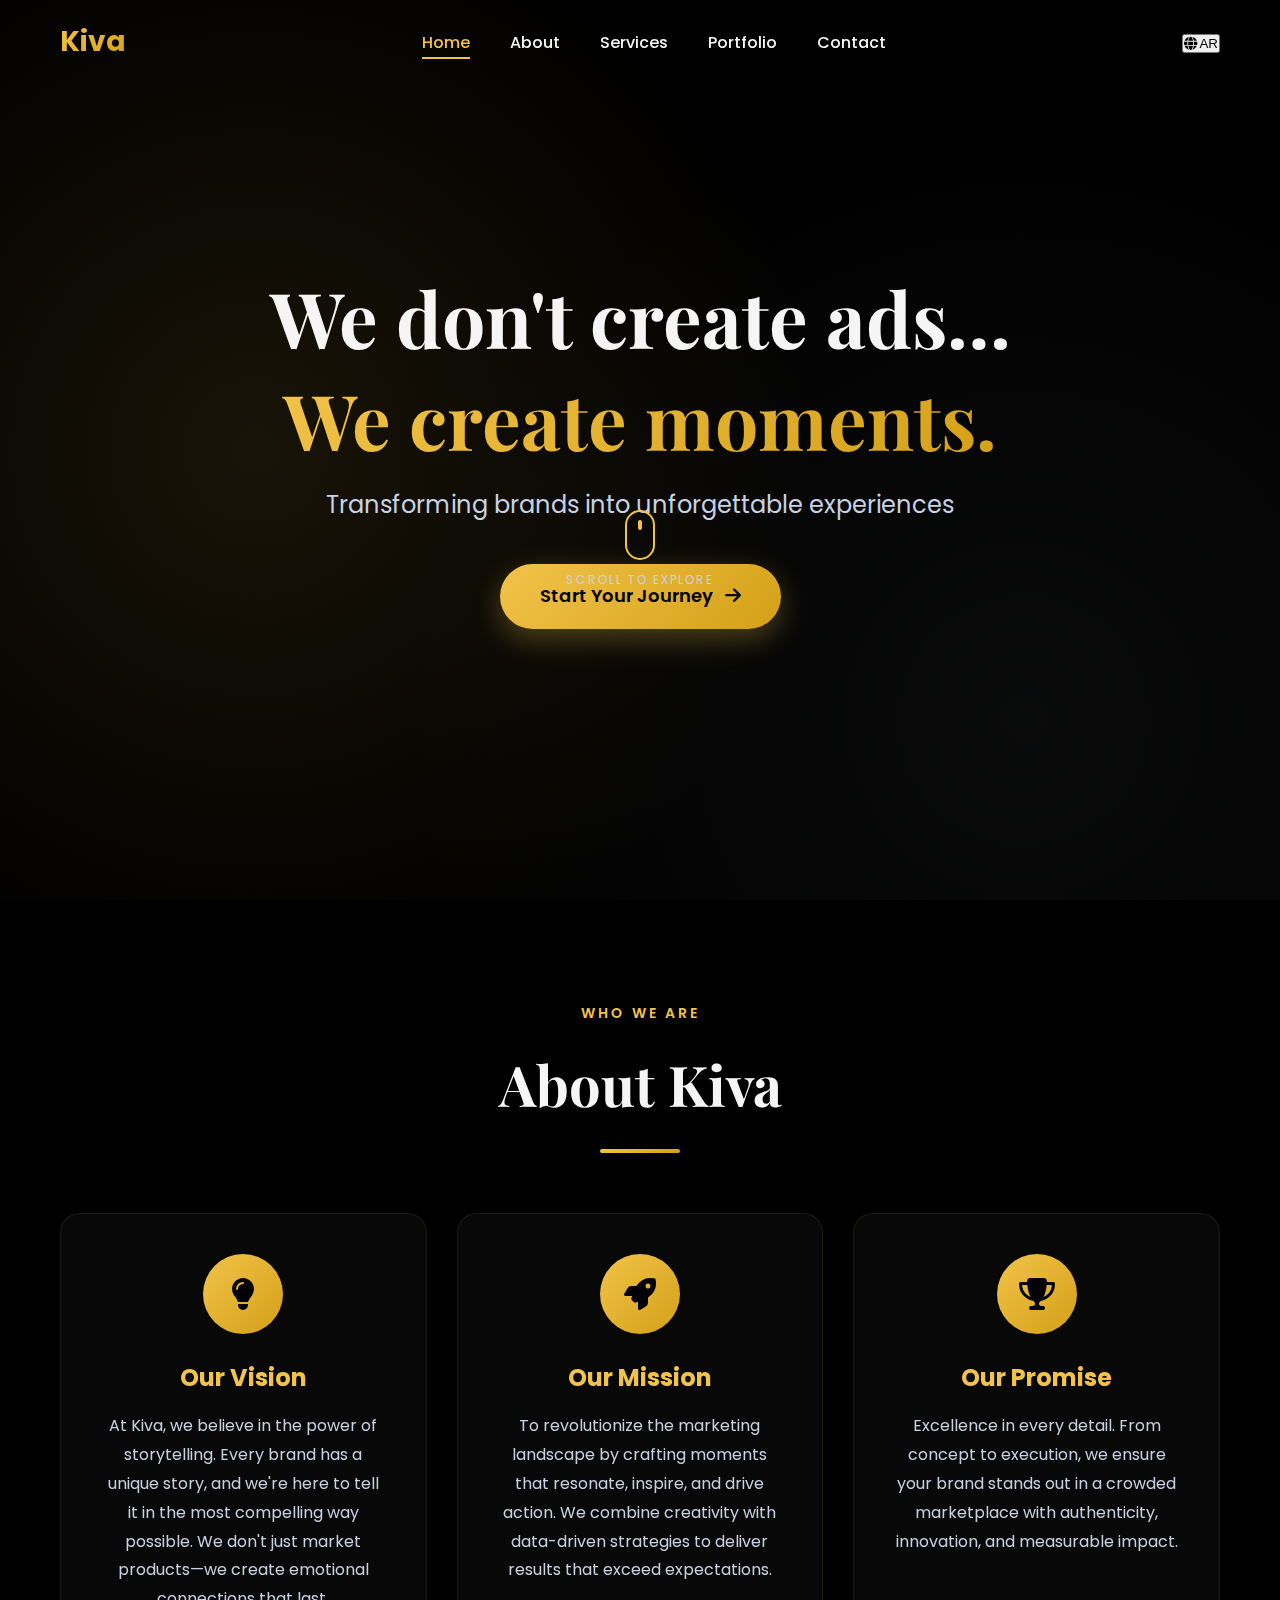
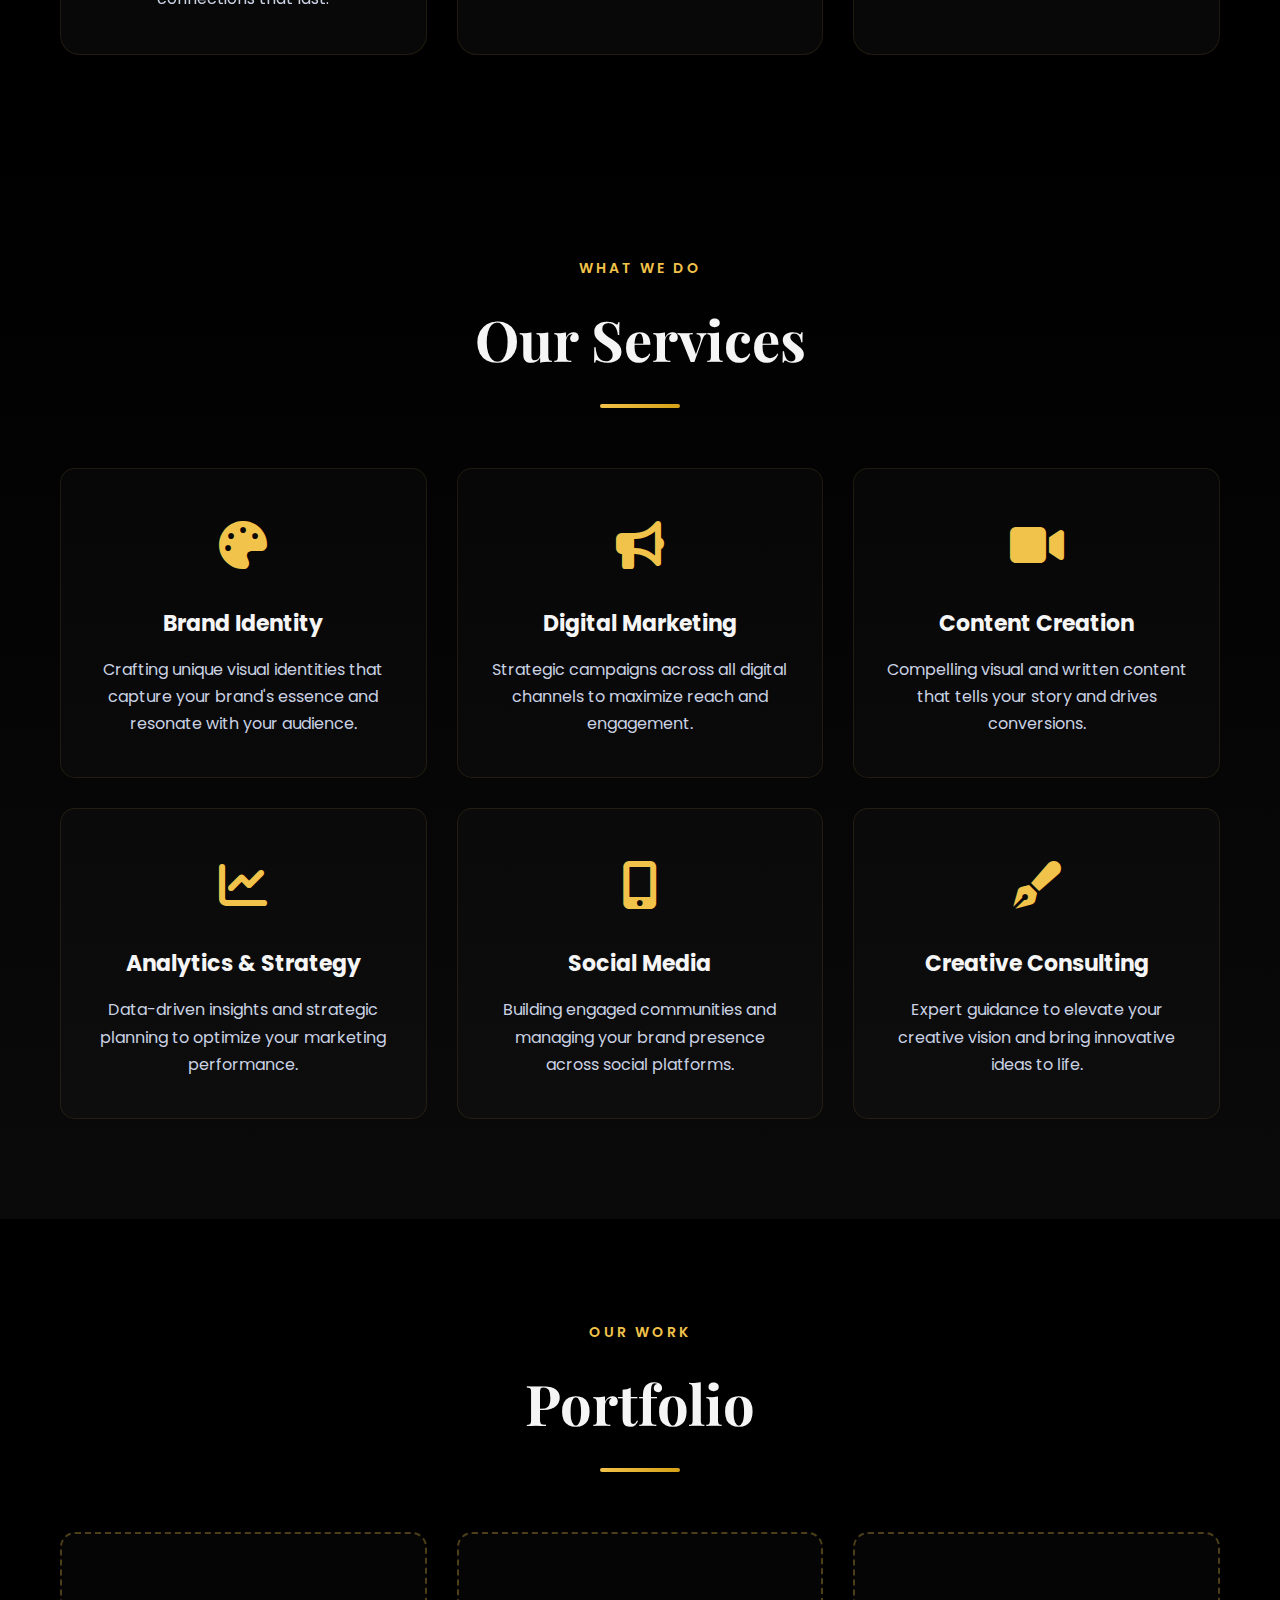
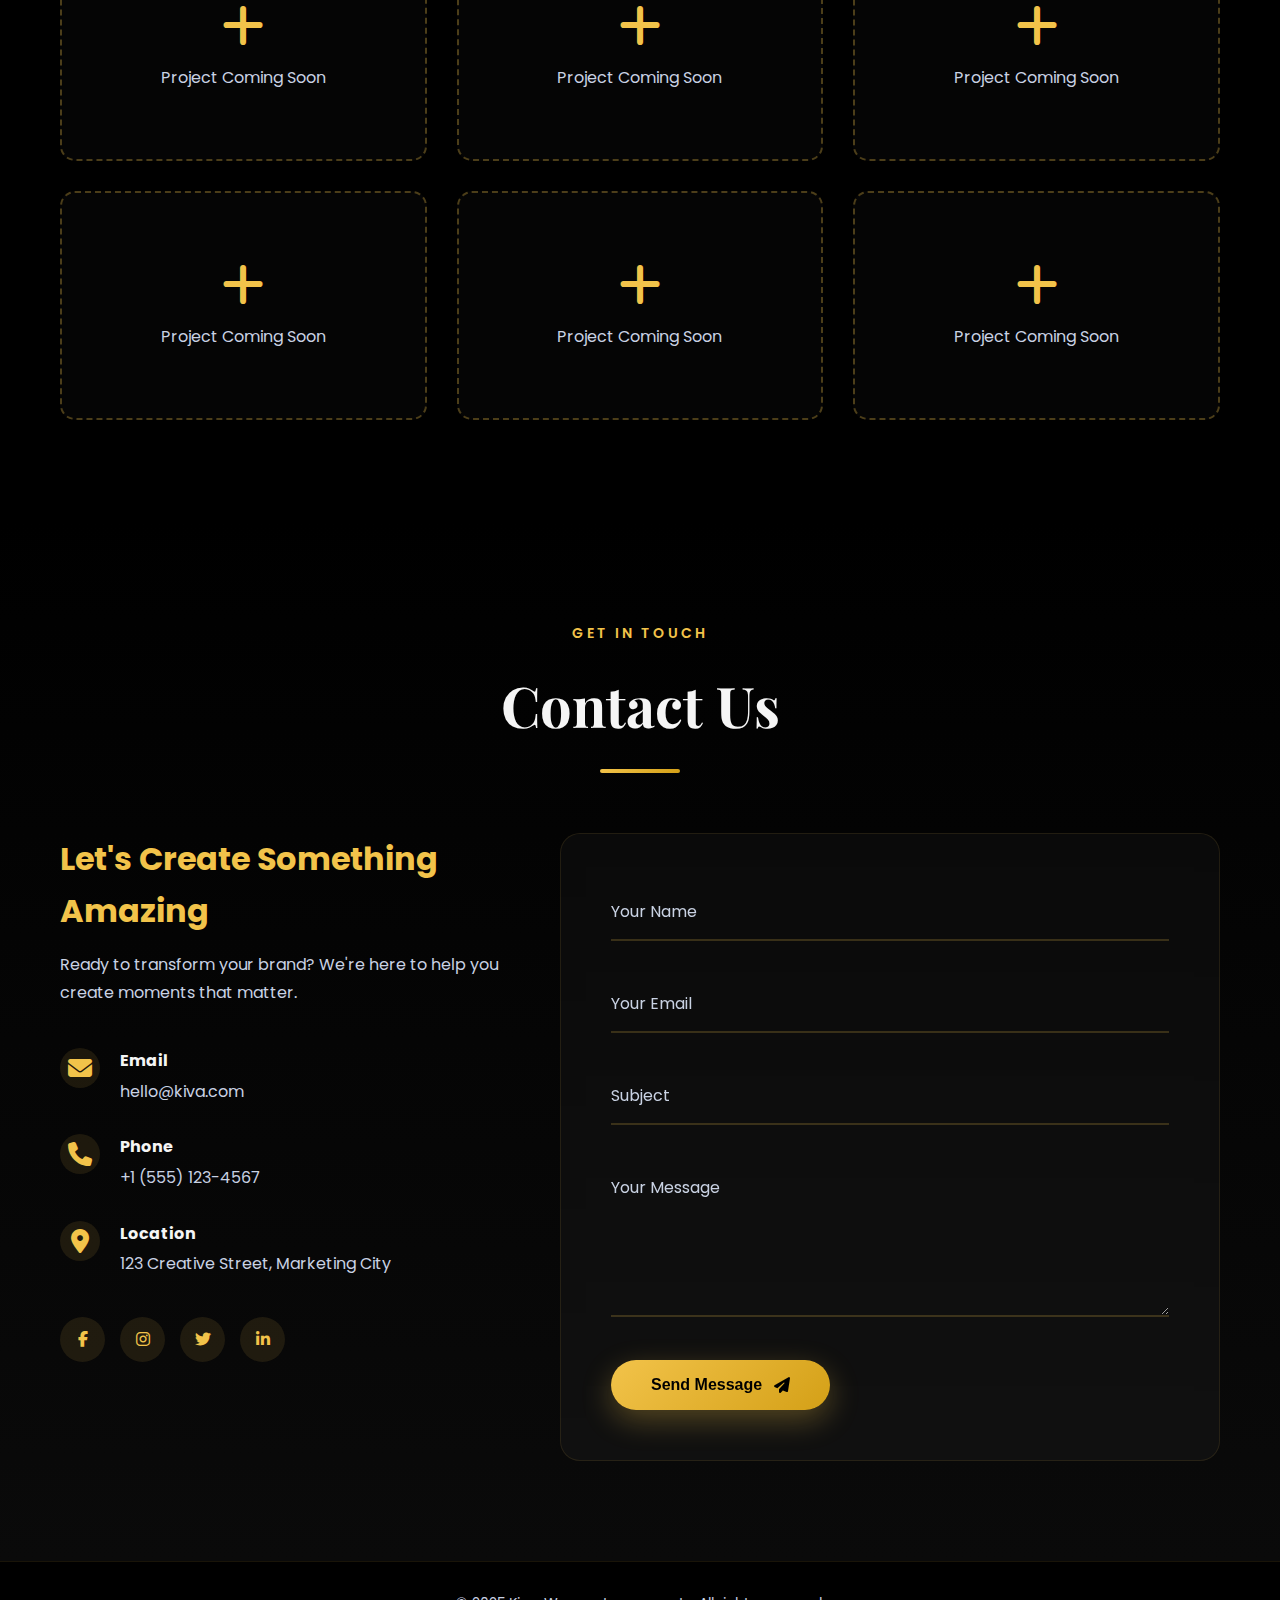
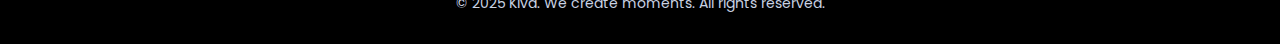
<file: index.html>
<!DOCTYPE html>
<html lang="en">

<head>
    <meta charset="UTF-8">
    <meta name="viewport" content="width=device-width, initial-scale=1.0">
    <meta name="description"
        content="Kiva - We don't create ads… We create moments. Premium marketing company delivering exceptional brand experiences.">
    <meta name="keywords" content="marketing, advertising, branding, creative agency, Kiva">
    <title>Kiva - We Create Moments</title>

    <!-- Google Fonts -->
    <link rel="preconnect" href="https://fonts.googleapis.com">
    <link rel="preconnect" href="https://fonts.gstatic.com" crossorigin>
    <link
        href="https://fonts.googleapis.com/css2?family=Poppins:wght@300;400;500;600;700&family=Playfair+Display:wght@400;700&display=swap"
        rel="stylesheet">

    <!-- Font Awesome for Icons -->
    <link rel="stylesheet" href="https://cdnjs.cloudflare.com/ajax/libs/font-awesome/6.4.0/css/all.min.css">

    <!-- Stylesheet -->
    <link rel="stylesheet" href="style.css">
</head>

<body>
    <!-- Navigation -->
    <nav class="navbar" id="navbar">
        <div class="container nav-container">
            <div class="logo">
                <span class="logo-text">Kiva</span>
            </div>
            <ul class="nav-menu" id="navMenu">
                <li><a href="#home" class="nav-link active">Home</a></li>
                <li><a href="#about" class="nav-link">About</a></li>
                <li><a href="#services" class="nav-link">Services</a></li>
                <li><a href="#portfolio" class="nav-link">Portfolio</a></li>
                <li><a href="#contact" class="nav-link">Contact</a></li>
            </ul>
            <div class="language-switcher">
                <button id="langSwitch" class="lang-btn" title="Switch Language">
                    <i class="fas fa-globe"></i>
                    <span id="langText">AR</span>
                </button>
            </div>
            <div class="hamburger" id="hamburger">
                <span></span>
                <span></span>
                <span></span>
            </div>
        </div>
    </nav>

    <!-- Hero Section -->
    <section id="home" class="hero">
        <div class="hero-background"></div>
        <div class="container hero-container">
            <div class="hero-content">
                <h1 class="hero-title">
                    <span class="title-line">We don't create ads…</span>
                    <span class="title-line highlight">We create moments.</span>
                </h1>
                <p class="hero-subtitle">Transforming brands into unforgettable experiences</p>
                <a href="#contact" class="cta-button">
                    <span>Start Your Journey</span>
                    <i class="fas fa-arrow-right"></i>
                </a>
            </div>
            <div class="scroll-indicator">
                <div class="mouse">
                    <div class="wheel"></div>
                </div>
                <p>Scroll to explore</p>
            </div>
        </div>
    </section>

    <!-- About Section -->
    <section id="about" class="about section">
        <div class="container">
            <div class="section-header">
                <span class="section-tag">Who We Are</span>
                <h2 class="section-title">About Kiva</h2>
                <div class="title-underline"></div>
            </div>
            <div class="about-content">
                <div class="about-card glass-card">
                    <div class="card-icon">
                        <i class="fas fa-lightbulb"></i>
                    </div>
                    <h3>Our Vision</h3>
                    <p>At Kiva, we believe in the power of storytelling. Every brand has a unique story, and we're here
                        to tell it in the most compelling way possible. We don't just market products—we create
                        emotional connections that last.</p>
                </div>
                <div class="about-card glass-card">
                    <div class="card-icon">
                        <i class="fas fa-rocket"></i>
                    </div>
                    <h3>Our Mission</h3>
                    <p>To revolutionize the marketing landscape by crafting moments that resonate, inspire, and drive
                        action. We combine creativity with data-driven strategies to deliver results that exceed
                        expectations.</p>
                </div>
                <div class="about-card glass-card">
                    <div class="card-icon">
                        <i class="fas fa-trophy"></i>
                    </div>
                    <h3>Our Promise</h3>
                    <p>Excellence in every detail. From concept to execution, we ensure your brand stands out in a
                        crowded marketplace with authenticity, innovation, and measurable impact.</p>
                </div>
            </div>
        </div>
    </section>

    <!-- Services Section -->
    <section id="services" class="services section">
        <div class="container">
            <div class="section-header">
                <span class="section-tag">What We Do</span>
                <h2 class="section-title">Our Services</h2>
                <div class="title-underline"></div>
            </div>
            <div class="services-grid">
                <div class="service-card">
                    <div class="service-icon">
                        <i class="fas fa-palette"></i>
                    </div>
                    <h3>Brand Identity</h3>
                    <p>Crafting unique visual identities that capture your brand's essence and resonate with your
                        audience.</p>
                    <div class="service-hover-line"></div>
                </div>
                <div class="service-card">
                    <div class="service-icon">
                        <i class="fas fa-bullhorn"></i>
                    </div>
                    <h3>Digital Marketing</h3>
                    <p>Strategic campaigns across all digital channels to maximize reach and engagement.</p>
                    <div class="service-hover-line"></div>
                </div>
                <div class="service-card">
                    <div class="service-icon">
                        <i class="fas fa-video"></i>
                    </div>
                    <h3>Content Creation</h3>
                    <p>Compelling visual and written content that tells your story and drives conversions.</p>
                    <div class="service-hover-line"></div>
                </div>
                <div class="service-card">
                    <div class="service-icon">
                        <i class="fas fa-chart-line"></i>
                    </div>
                    <h3>Analytics & Strategy</h3>
                    <p>Data-driven insights and strategic planning to optimize your marketing performance.</p>
                    <div class="service-hover-line"></div>
                </div>
                <div class="service-card">
                    <div class="service-icon">
                        <i class="fas fa-mobile-alt"></i>
                    </div>
                    <h3>Social Media</h3>
                    <p>Building engaged communities and managing your brand presence across social platforms.</p>
                    <div class="service-hover-line"></div>
                </div>
                <div class="service-card">
                    <div class="service-icon">
                        <i class="fas fa-pen-fancy"></i>
                    </div>
                    <h3>Creative Consulting</h3>
                    <p>Expert guidance to elevate your creative vision and bring innovative ideas to life.</p>
                    <div class="service-hover-line"></div>
                </div>
            </div>
        </div>
    </section>

    <!-- Portfolio Section -->
    <section id="portfolio" class="portfolio section">
        <div class="container">
            <div class="section-header">
                <span class="section-tag">Our Work</span>
                <h2 class="section-title">Portfolio</h2>
                <div class="title-underline"></div>
            </div>
            <div class="portfolio-grid">
                <div class="portfolio-item placeholder">
                    <div class="portfolio-overlay">
                        <i class="fas fa-plus"></i>
                        <p>Project Coming Soon</p>
                    </div>
                </div>
                <div class="portfolio-item placeholder">
                    <div class="portfolio-overlay">
                        <i class="fas fa-plus"></i>
                        <p>Project Coming Soon</p>
                    </div>
                </div>
                <div class="portfolio-item placeholder">
                    <div class="portfolio-overlay">
                        <i class="fas fa-plus"></i>
                        <p>Project Coming Soon</p>
                    </div>
                </div>
                <div class="portfolio-item placeholder">
                    <div class="portfolio-overlay">
                        <i class="fas fa-plus"></i>
                        <p>Project Coming Soon</p>
                    </div>
                </div>
                <div class="portfolio-item placeholder">
                    <div class="portfolio-overlay">
                        <i class="fas fa-plus"></i>
                        <p>Project Coming Soon</p>
                    </div>
                </div>
                <div class="portfolio-item placeholder">
                    <div class="portfolio-overlay">
                        <i class="fas fa-plus"></i>
                        <p>Project Coming Soon</p>
                    </div>
                </div>
            </div>
        </div>
    </section>

    <!-- Contact Section -->
    <section id="contact" class="contact section">
        <div class="container">
            <div class="section-header">
                <span class="section-tag">Get In Touch</span>
                <h2 class="section-title">Contact Us</h2>
                <div class="title-underline"></div>
            </div>
            <div class="contact-content">
                <div class="contact-info">
                    <h3>Let's Create Something Amazing</h3>
                    <p>Ready to transform your brand? We're here to help you create moments that matter.</p>

                    <div class="info-item">
                        <i class="fas fa-envelope"></i>
                        <div>
                            <h4>Email</h4>
                            <p>hello@kiva.com</p>
                        </div>
                    </div>
                    <div class="info-item">
                        <i class="fas fa-phone"></i>
                        <div>
                            <h4>Phone</h4>
                            <p>+1 (555) 123-4567</p>
                        </div>
                    </div>
                    <div class="info-item">
                        <i class="fas fa-map-marker-alt"></i>
                        <div>
                            <h4>Location</h4>
                            <p>123 Creative Street, Marketing City</p>
                        </div>
                    </div>

                    <div class="social-links">
                        <a href="#" class="social-link"><i class="fab fa-facebook-f"></i></a>
                        <a href="#" class="social-link"><i class="fab fa-instagram"></i></a>
                        <a href="#" class="social-link"><i class="fab fa-twitter"></i></a>
                        <a href="#" class="social-link"><i class="fab fa-linkedin-in"></i></a>
                    </div>
                </div>

                <form class="contact-form glass-card" id="contactForm">
                    <div class="form-group">
                        <input type="text" id="name" required>
                        <label for="name">Your Name</label>
                    </div>
                    <div class="form-group">
                        <input type="email" id="email" required>
                        <label for="email">Your Email</label>
                    </div>
                    <div class="form-group">
                        <input type="text" id="subject" required>
                        <label for="subject">Subject</label>
                    </div>
                    <div class="form-group">
                        <textarea id="message" rows="5" required></textarea>
                        <label for="message">Your Message</label>
                    </div>
                    <button type="submit" class="submit-button">
                        <span>Send Message</span>
                        <i class="fas fa-paper-plane"></i>
                    </button>
                </form>
            </div>
        </div>
    </section>

    <!-- Footer -->
    <footer class="footer">
        <div class="container">
            <p>&copy; 2025 Kiva. We create moments. All rights reserved.</p>
        </div>
    </footer>

    <!-- JavaScript -->
    <script src="data.js"></script>
    <script src="script.js"></script>
</body>

</html>
</file>
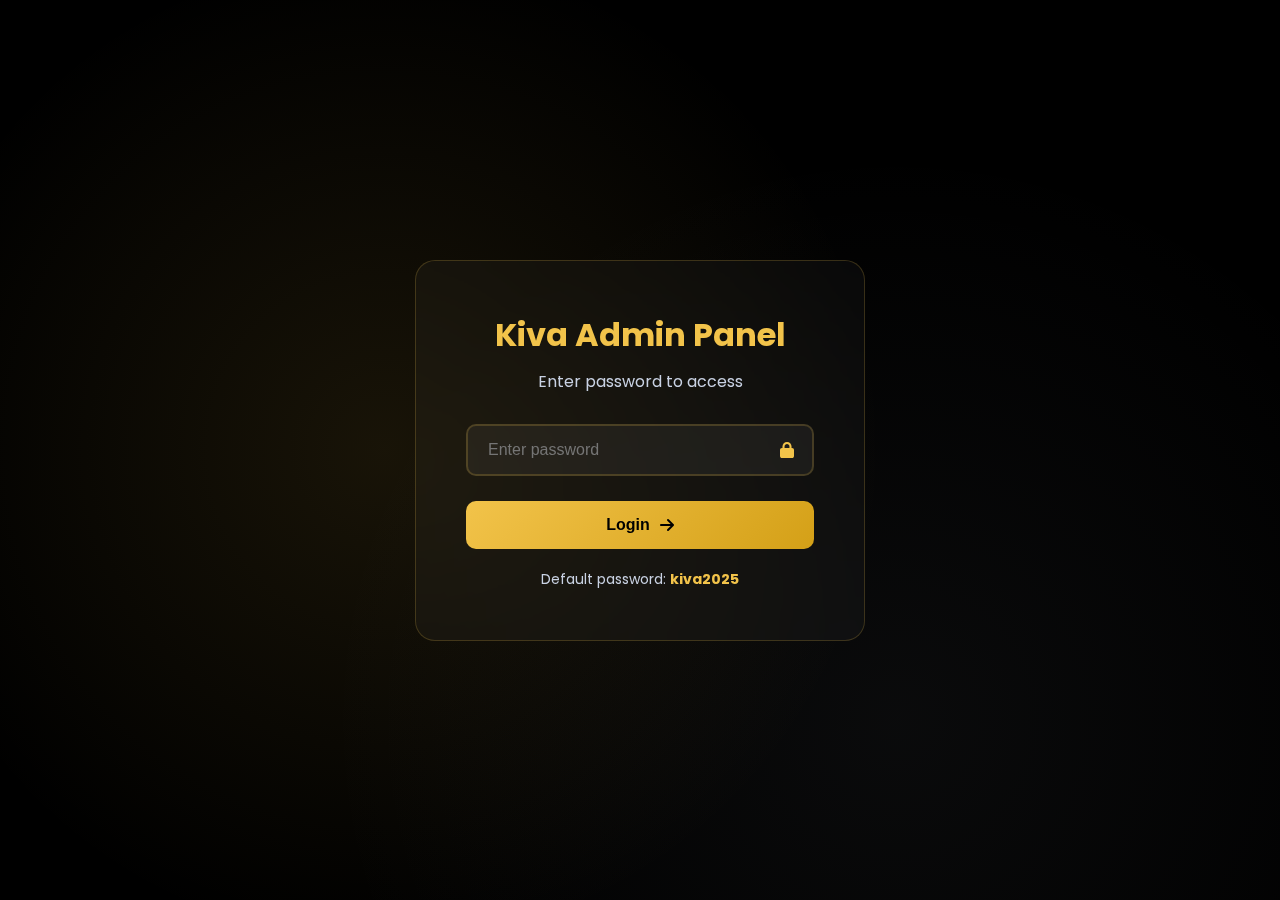
<file: admin.html>
<!DOCTYPE html>
<html lang="en">

<head>
    <meta charset="UTF-8">
    <meta name="viewport" content="width=device-width, initial-scale=1.0">
    <title>Kiva Admin Panel</title>

    <!-- Google Fonts -->
    <link rel="preconnect" href="https://fonts.googleapis.com">
    <link rel="preconnect" href="https://fonts.gstatic.com" crossorigin>
    <link href="https://fonts.googleapis.com/css2?family=Poppins:wght@300;400;500;600;700&display=swap"
        rel="stylesheet">

    <!-- Font Awesome -->
    <link rel="stylesheet" href="https://cdnjs.cloudflare.com/ajax/libs/font-awesome/6.4.0/css/all.min.css">

    <!-- Admin Stylesheet -->
    <link rel="stylesheet" href="admin.css">
</head>

<body>
    <!-- Login Screen -->
    <div id="loginScreen" class="login-screen">
        <div class="login-container">
            <div class="login-header">
                <h1>Kiva Admin Panel</h1>
                <p>Enter password to access</p>
            </div>
            <form id="loginForm" class="login-form">
                <div class="form-group">
                    <input type="password" id="adminPassword" placeholder="Enter password" required>
                    <i class="fas fa-lock"></i>
                </div>
                <button type="submit" class="login-button">
                    <span>Login</span>
                    <i class="fas fa-arrow-right"></i>
                </button>
                <p class="hint">Default password: <strong>kiva2025</strong></p>
            </form>
        </div>
    </div>

    <!-- Admin Panel -->
    <div id="adminPanel" class="admin-panel" style="display: none;">
        <!-- Header -->
        <header class="admin-header">
            <div class="header-left">
                <h1><i class="fas fa-crown"></i> Kiva Admin Panel</h1>
            </div>
            <div class="header-right">
                <button class="header-btn" id="previewBtn" title="Preview Website">
                    <i class="fas fa-eye"></i> Preview
                </button>
                <button class="header-btn" id="saveBtn" title="Save Changes">
                    <i class="fas fa-save"></i> Save
                </button>
                <button class="header-btn" id="logoutBtn" title="Logout">
                    <i class="fas fa-sign-out-alt"></i> Logout
                </button>
            </div>
        </header>

        <!-- Main Content -->
        <div class="admin-content">
            <!-- Sidebar -->
            <aside class="admin-sidebar">
                <div class="language-selector">
                    <label><i class="fas fa-language"></i> Edit Language:</label>
                    <select id="languageSelect">
                        <option value="en">English</option>
                        <option value="ar">العربية (Arabic)</option>
                    </select>
                </div>

                <nav class="sidebar-nav">
                    <button class="nav-btn active" data-section="hero">
                        <i class="fas fa-home"></i> Hero Section
                    </button>
                    <button class="nav-btn" data-section="about">
                        <i class="fas fa-info-circle"></i> About Section
                    </button>
                    <button class="nav-btn" data-section="services">
                        <i class="fas fa-briefcase"></i> Services
                    </button>
                    <button class="nav-btn" data-section="portfolio">
                        <i class="fas fa-images"></i> Portfolio
                    </button>
                    <button class="nav-btn" data-section="contact">
                        <i class="fas fa-envelope"></i> Contact Info
                    </button>
                    <button class="nav-btn" data-section="navbar">
                        <i class="fas fa-bars"></i> Navbar Labels
                    </button>
                    <button class="nav-btn" data-section="settings">
                        <i class="fas fa-cog"></i> Settings
                    </button>
                </nav>
            </aside>

            <!-- Editor Area -->
            <main class="editor-area">
                <!-- Hero Section Editor -->
                <section id="heroEditor" class="editor-section active">
                    <h2><i class="fas fa-home"></i> Hero Section</h2>
                    <p class="section-description">Edit the main hero section slogan and subtitle</p>

                    <div class="form-group">
                        <label>Slogan Line 1</label>
                        <input type="text" id="heroSlogan1" class="form-control" placeholder="We don't create ads…">
                    </div>

                    <div class="form-group">
                        <label>Slogan Line 2 (Highlighted)</label>
                        <input type="text" id="heroSlogan2" class="form-control" placeholder="We create moments.">
                    </div>

                    <div class="form-group">
                        <label>Subtitle</label>
                        <input type="text" id="heroSubtitle" class="form-control"
                            placeholder="Transforming brands into unforgettable experiences">
                    </div>
                </section>

                <!-- About Section Editor -->
                <section id="aboutEditor" class="editor-section">
                    <h2><i class="fas fa-info-circle"></i> About Section</h2>
                    <p class="section-description">Edit section header and the three about cards</p>

                    <div class="form-group">
                        <label>Section Tag</label>
                        <input type="text" id="aboutTag" class="form-control" placeholder="Who We Are">
                    </div>

                    <div class="form-group">
                        <label>Section Title</label>
                        <input type="text" id="aboutTitle" class="form-control" placeholder="About Kiva">
                    </div>

                    <div class="cards-container" id="aboutCards">
                        <!-- Cards will be dynamically loaded -->
                    </div>
                </section>

                <!-- Services Section Editor -->
                <section id="servicesEditor" class="editor-section">
                    <h2><i class="fas fa-briefcase"></i> Services</h2>
                    <p class="section-description">Manage your services - add, edit, or remove</p>

                    <div class="form-group">
                        <label>Section Tag</label>
                        <input type="text" id="servicesTag" class="form-control" placeholder="What We Do">
                    </div>

                    <div class="form-group">
                        <label>Section Title</label>
                        <input type="text" id="servicesTitle" class="form-control" placeholder="Our Services">
                    </div>

                    <button class="add-btn" id="addServiceBtn">
                        <i class="fas fa-plus"></i> Add New Service
                    </button>

                    <div class="items-container" id="servicesContainer">
                        <!-- Services will be dynamically loaded -->
                    </div>
                </section>

                <!-- Portfolio Section Editor -->
                <section id="portfolioEditor" class="editor-section">
                    <h2><i class="fas fa-images"></i> Portfolio</h2>
                    <p class="section-description">Manage portfolio items with images</p>

                    <div class="form-group">
                        <label>Section Tag</label>
                        <input type="text" id="portfolioTag" class="form-control" placeholder="Our Work">
                    </div>

                    <div class="form-group">
                        <label>Section Title</label>
                        <input type="text" id="portfolioTitle" class="form-control" placeholder="Portfolio">
                    </div>

                    <button class="add-btn" id="addPortfolioBtn">
                        <i class="fas fa-plus"></i> Add New Project
                    </button>

                    <div class="items-container" id="portfolioContainer">
                        <!-- Portfolio items will be dynamically loaded -->
                    </div>
                </section>

                <!-- Contact Section Editor -->
                <section id="contactEditor" class="editor-section">
                    <h2><i class="fas fa-envelope"></i> Contact Information</h2>
                    <p class="section-description">Edit contact details and social media links</p>

                    <div class="form-group">
                        <label>Section Tag</label>
                        <input type="text" id="contactTag" class="form-control" placeholder="Get In Touch">
                    </div>

                    <div class="form-group">
                        <label>Section Title</label>
                        <input type="text" id="contactTitle" class="form-control" placeholder="Contact Us">
                    </div>

                    <div class="form-group">
                        <label>Heading</label>
                        <input type="text" id="contactHeading" class="form-control"
                            placeholder="Let's Create Something Amazing">
                    </div>

                    <div class="form-group">
                        <label>Description</label>
                        <textarea id="contactDescription" class="form-control" rows="3"
                            placeholder="Ready to transform your brand?"></textarea>
                    </div>

                    <div class="form-row">
                        <div class="form-group">
                            <label><i class="fas fa-envelope"></i> Email</label>
                            <input type="email" id="contactEmail" class="form-control" placeholder="hello@kiva.com">
                        </div>

                        <div class="form-group">
                            <label><i class="fas fa-phone"></i> Phone</label>
                            <input type="text" id="contactPhone" class="form-control" placeholder="+1 (555) 123-4567">
                        </div>
                    </div>

                    <div class="form-group">
                        <label><i class="fas fa-map-marker-alt"></i> Location</label>
                        <input type="text" id="contactLocation" class="form-control"
                            placeholder="123 Creative Street, Marketing City">
                    </div>

                    <h3>Social Media Links</h3>
                    <div class="form-row">
                        <div class="form-group">
                            <label><i class="fab fa-facebook"></i> Facebook</label>
                            <input type="url" id="socialFacebook" class="form-control" placeholder="https://...">
                        </div>

                        <div class="form-group">
                            <label><i class="fab fa-instagram"></i> Instagram</label>
                            <input type="url" id="socialInstagram" class="form-control" placeholder="https://...">
                        </div>
                    </div>

                    <div class="form-row">
                        <div class="form-group">
                            <label><i class="fab fa-twitter"></i> Twitter</label>
                            <input type="url" id="socialTwitter" class="form-control" placeholder="https://...">
                        </div>

                        <div class="form-group">
                            <label><i class="fab fa-linkedin"></i> LinkedIn</label>
                            <input type="url" id="socialLinkedin" class="form-control" placeholder="https://...">
                        </div>
                    </div>
                </section>

                <!-- Navbar Editor -->
                <section id="navbarEditor" class="editor-section">
                    <h2><i class="fas fa-bars"></i> Navbar Labels</h2>
                    <p class="section-description">Edit navigation menu labels</p>

                    <div class="form-group">
                        <label>Home</label>
                        <input type="text" id="navHome" class="form-control" placeholder="Home">
                    </div>

                    <div class="form-group">
                        <label>About</label>
                        <input type="text" id="navAbout" class="form-control" placeholder="About">
                    </div>

                    <div class="form-group">
                        <label>Services</label>
                        <input type="text" id="navServices" class="form-control" placeholder="Services">
                    </div>

                    <div class="form-group">
                        <label>Portfolio</label>
                        <input type="text" id="navPortfolio" class="form-control" placeholder="Portfolio">
                    </div>

                    <div class="form-group">
                        <label>Contact</label>
                        <input type="text" id="navContact" class="form-control" placeholder="Contact">
                    </div>
                </section>

                <!-- Settings Section -->
                <section id="settingsEditor" class="editor-section">
                    <h2><i class="fas fa-cog"></i> Settings</h2>
                    <p class="section-description">Manage data and settings</p>

                    <div class="settings-grid">
                        <div class="setting-card">
                            <i class="fas fa-download"></i>
                            <h3>Export Data</h3>
                            <p>Download all website data as JSON file</p>
                            <button class="setting-btn" id="exportBtn">Export</button>
                        </div>

                        <div class="setting-card">
                            <i class="fas fa-upload"></i>
                            <h3>Import Data</h3>
                            <p>Upload and restore data from JSON file</p>
                            <input type="file" id="importFile" accept=".json" style="display: none;">
                            <button class="setting-btn" id="importBtn">Import</button>
                        </div>

                        <div class="setting-card">
                            <i class="fas fa-undo"></i>
                            <h3>Reset Settings</h3>
                            <p>Reset all settings to default values</p>
                            <button class="setting-btn" id="resetBtn">Reset</button>

                            <!-- Notification Toast -->
                            <div id="toast" class="toast"></div>

                            <!-- Scripts -->
                            <script src="data.js"></script>
                            <script src="admin.js"></script>
                        </div>
                    </div>
                </section>
            </main>
        </div>
    </div>
</body>

</html>
</file>
<file: admin.css>
/* ===================================
   Admin Panel Styles
   =================================== */
:root {
    --gold: #F2C34A;
    --blue-gray: #C9D2E3;
    --black: #000000;
    --off-white: #F5F5F5;
    --dark-bg: #0a0a0a;
    --card-bg: rgba(255, 255, 255, 0.03);
    --border-color: rgba(242, 195, 74, 0.2);
    --transition: all 0.3s ease;
}

* {
    margin: 0;
    padding: 0;
    box-sizing: border-box;
}

body {
    font-family: 'Poppins', sans-serif;
    background: var(--black);
    color: var(--off-white);
    overflow-x: hidden;
}

/* ===================================
   Login Screen
   =================================== */
.login-screen {
    min-height: 100vh;
    display: flex;
    align-items: center;
    justify-content: center;
    background: radial-gradient(circle at 30% 50%, rgba(242, 195, 74, 0.1) 0%, transparent 50%),
        radial-gradient(circle at 70% 80%, rgba(201, 210, 227, 0.05) 0%, transparent 50%),
        var(--black);
}

.login-container {
    background: var(--card-bg);
    backdrop-filter: blur(10px);
    border: 1px solid var(--border-color);
    border-radius: 20px;
    padding: 50px;
    width: 100%;
    max-width: 450px;
    text-align: center;
}

.login-header h1 {
    font-size: 32px;
    color: var(--gold);
    margin-bottom: 10px;
}

.login-header p {
    color: var(--blue-gray);
    margin-bottom: 30px;
}

.login-form .form-group {
    position: relative;
    margin-bottom: 25px;
}

.login-form input {
    width: 100%;
    padding: 15px 50px 15px 20px;
    background: rgba(255, 255, 255, 0.05);
    border: 2px solid var(--border-color);
    border-radius: 10px;
    color: var(--off-white);
    font-size: 16px;
    transition: var(--transition);
}

.login-form input:focus {
    outline: none;
    border-color: var(--gold);
}

.login-form .fa-lock {
    position: absolute;
    right: 20px;
    top: 50%;
    transform: translateY(-50%);
    color: var(--gold);
}

.login-button {
    width: 100%;
    padding: 15px;
    background: linear-gradient(135deg, #F2C34A 0%, #D4A017 100%);
    border: none;
    border-radius: 10px;
    color: var(--black);
    font-size: 16px;
    font-weight: 600;
    cursor: pointer;
    display: flex;
    align-items: center;
    justify-content: center;
    gap: 10px;
    transition: var(--transition);
}

.login-button:hover {
    transform: translateY(-2px);
    box-shadow: 0 10px 30px rgba(242, 195, 74, 0.4);
}

.hint {
    margin-top: 20px;
    font-size: 14px;
    color: var(--blue-gray);
}

.hint strong {
    color: var(--gold);
}

/* ===================================
   Admin Panel Layout
   =================================== */
.admin-panel {
    min-height: 100vh;
    display: flex;
    flex-direction: column;
}

.admin-header {
    background: var(--dark-bg);
    border-bottom: 1px solid var(--border-color);
    padding: 20px 30px;
    display: flex;
    justify-content: space-between;
    align-items: center;
    position: sticky;
    top: 0;
    z-index: 100;
}

.admin-header h1 {
    font-size: 24px;
    color: var(--gold);
    display: flex;
    align-items: center;
    gap: 10px;
}

.header-right {
    display: flex;
    gap: 10px;
}

.header-btn {
    padding: 10px 20px;
    background: var(--card-bg);
    border: 1px solid var(--border-color);
    border-radius: 8px;
    color: var(--off-white);
    cursor: pointer;
    display: flex;
    align-items: center;
    gap: 8px;
    transition: var(--transition);
    font-size: 14px;
}

.header-btn:hover {
    background: rgba(242, 195, 74, 0.1);
    border-color: var(--gold);
    color: var(--gold);
}

/* ===================================
   Content Layout
   =================================== */
.admin-content {
    display: flex;
    flex: 1;
}

.admin-sidebar {
    width: 280px;
    background: var(--dark-bg);
    border-right: 1px solid var(--border-color);
    padding: 30px 20px;
    overflow-y: auto;
}

.language-selector {
    margin-bottom: 30px;
    padding: 20px;
    background: var(--card-bg);
    border: 1px solid var(--border-color);
    border-radius: 10px;
}

.language-selector label {
    display: block;
    margin-bottom: 10px;
    color: var(--gold);
    font-size: 14px;
    font-weight: 600;
}

.language-selector select {
    width: 100%;
    padding: 10px;
    background: rgba(255, 255, 255, 0.05);
    border: 1px solid var(--border-color);
    border-radius: 8px;
    color: var(--off-white);
    cursor: pointer;
}

.sidebar-nav {
    display: flex;
    flex-direction: column;
    gap: 8px;
}

.nav-btn {
    padding: 15px 20px;
    background: transparent;
    border: 1px solid transparent;
    border-radius: 10px;
    color: var(--blue-gray);
    text-align: left;
    cursor: pointer;
    display: flex;
    align-items: center;
    gap: 12px;
    transition: var(--transition);
    font-size: 15px;
}

.nav-btn:hover {
    background: var(--card-bg);
    border-color: var(--border-color);
    color: var(--off-white);
}

.nav-btn.active {
    background: rgba(242, 195, 74, 0.1);
    border-color: var(--gold);
    color: var(--gold);
}

.nav-btn i {
    width: 20px;
    text-align: center;
}

/* ===================================
   Editor Area
   =================================== */
.editor-area {
    flex: 1;
    padding: 40px;
    overflow-y: auto;
    max-width: 1200px;
}

.editor-section {
    display: none;
}

.editor-section.active {
    display: block;
    animation: fadeIn 0.3s ease;
}

@keyframes fadeIn {
    from {
        opacity: 0;
        transform: translateY(10px);
    }

    to {
        opacity: 1;
        transform: translateY(0);
    }
}

.editor-section h2 {
    font-size: 28px;
    color: var(--gold);
    margin-bottom: 10px;
    display: flex;
    align-items: center;
    gap: 12px;
}

.section-description {
    color: var(--blue-gray);
    margin-bottom: 30px;
}

/* ===================================
   Form Controls
   =================================== */
.form-group {
    margin-bottom: 25px;
}

.form-group label {
    display: block;
    margin-bottom: 8px;
    color: var(--off-white);
    font-weight: 500;
    font-size: 14px;
}

.form-control {
    width: 100%;
    padding: 12px 15px;
    background: var(--card-bg);
    border: 1px solid var(--border-color);
    border-radius: 8px;
    color: var(--off-white);
    font-size: 15px;
    font-family: 'Poppins', sans-serif;
    transition: var(--transition);
}

.form-control:focus {
    outline: none;
    border-color: var(--gold);
    background: rgba(255, 255, 255, 0.05);
}

textarea.form-control {
    resize: vertical;
    min-height: 100px;
}

.form-row {
    display: grid;
    grid-template-columns: 1fr 1fr;
    gap: 20px;
}

/* ===================================
   Cards and Items
   =================================== */
.cards-container,
.items-container {
    display: flex;
    flex-direction: column;
    gap: 20px;
    margin-top: 20px;
}

.edit-card,
.edit-item {
    background: var(--card-bg);
    border: 1px solid var(--border-color);
    border-radius: 12px;
    padding: 25px;
    position: relative;
}

.edit-card h3,
.edit-item h3 {
    color: var(--gold);
    margin-bottom: 15px;
    font-size: 18px;
}

.card-header {
    display: flex;
    justify-content: space-between;
    align-items: center;
    margin-bottom: 20px;
}

.delete-btn {
    padding: 8px 15px;
    background: rgba(220, 53, 69, 0.2);
    border: 1px solid rgba(220, 53, 69, 0.5);
    border-radius: 6px;
    color: #ff6b6b;
    cursor: pointer;
    font-size: 13px;
    transition: var(--transition);
}

.delete-btn:hover {
    background: rgba(220, 53, 69, 0.3);
    border-color: #ff6b6b;
}

.add-btn {
    padding: 15px 30px;
    background: linear-gradient(135deg, #F2C34A 0%, #D4A017 100%);
    border: none;
    border-radius: 10px;
    color: var(--black);
    font-weight: 600;
    cursor: pointer;
    display: inline-flex;
    align-items: center;
    gap: 10px;
    margin-bottom: 20px;
    transition: var(--transition);
}

.add-btn:hover {
    transform: translateY(-2px);
    box-shadow: 0 10px 30px rgba(242, 195, 74, 0.4);
}

/* ===================================
   Icon Selector
   =================================== */
.icon-selector {
    display: flex;
    gap: 10px;
    align-items: center;
}

.icon-preview {
    width: 50px;
    height: 50px;
    background: rgba(242, 195, 74, 0.1);
    border: 1px solid var(--gold);
    border-radius: 8px;
    display: flex;
    align-items: center;
    justify-content: center;
    font-size: 24px;
    color: var(--gold);
}

/* ===================================
   Image Upload
   =================================== */
.image-upload {
    margin-bottom: 20px;
}

.image-preview {
    width: 100%;
    max-width: 400px;
    height: 250px;
    background: var(--card-bg);
    border: 2px dashed var(--border-color);
    border-radius: 12px;
    display: flex;
    align-items: center;
    justify-content: center;
    margin-bottom: 15px;
    overflow: hidden;
    position: relative;
}

.image-preview img {
    width: 100%;
    height: 100%;
    object-fit: cover;
}

.image-placeholder {
    text-align: center;
    color: var(--blue-gray);
}

.image-placeholder i {
    font-size: 48px;
    color: var(--gold);
    margin-bottom: 10px;
}

.upload-btn {
    padding: 10px 20px;
    background: var(--card-bg);
    border: 1px solid var(--border-color);
    border-radius: 8px;
    color: var(--off-white);
    cursor: pointer;
    transition: var(--transition);
}

.upload-btn:hover {
    border-color: var(--gold);
    color: var(--gold);
}

/* ===================================
   Settings Grid
   =================================== */
.settings-grid {
    display: grid;
    grid-template-columns: repeat(auto-fit, minmax(250px, 1fr));
    gap: 20px;
    margin-top: 30px;
}

.setting-card {
    background: var(--card-bg);
    border: 1px solid var(--border-color);
    border-radius: 12px;
    padding: 30px;
    text-align: center;
}

.setting-card i {
    font-size: 48px;
    color: var(--gold);
    margin-bottom: 15px;
}

.setting-card h3 {
    font-size: 18px;
    margin-bottom: 10px;
    color: var(--off-white);
}

.setting-card p {
    font-size: 14px;
    color: var(--blue-gray);
    margin-bottom: 20px;
}

.setting-btn {
    padding: 12px 30px;
    background: var(--card-bg);
    border: 1px solid var(--border-color);
    border-radius: 8px;
    color: var(--off-white);
    cursor: pointer;
    transition: var(--transition);
    font-weight: 500;
}

.setting-btn:hover {
    background: rgba(242, 195, 74, 0.1);
    border-color: var(--gold);
    color: var(--gold);
}

.setting-btn.danger {
    border-color: rgba(220, 53, 69, 0.5);
    color: #ff6b6b;
}

.setting-btn.danger:hover {
    background: rgba(220, 53, 69, 0.1);
    border-color: #ff6b6b;
}

/* ===================================
   Toast Notification
   =================================== */
.toast {
    position: fixed;
    bottom: 30px;
    right: 30px;
    padding: 20px 30px;
    background: var(--card-bg);
    backdrop-filter: blur(10px);
    border: 1px solid var(--border-color);
    border-radius: 12px;
    color: var(--off-white);
    font-weight: 500;
    transform: translateX(400px);
    transition: transform 0.3s ease;
    z-index: 1000;
    box-shadow: 0 10px 30px rgba(0, 0, 0, 0.5);
}

.toast.show {
    transform: translateX(0);
}

.toast.success {
    border-color: var(--gold);
    background: rgba(242, 195, 74, 0.1);
}

.toast.error {
    border-color: #ff6b6b;
    background: rgba(220, 53, 69, 0.1);
}

/* ===================================
   Responsive Design
   =================================== */
@media (max-width: 968px) {
    .admin-content {
        flex-direction: column;
    }

    .admin-sidebar {
        width: 100%;
        border-right: none;
        border-bottom: 1px solid var(--border-color);
    }

    .editor-area {
        padding: 20px;
    }

    .form-row {
        grid-template-columns: 1fr;
    }

    .header-btn span {
        display: none;
    }
}

@media (max-width: 768px) {
    .admin-header {
        padding: 15px 20px;
    }

    .admin-header h1 {
        font-size: 18px;
    }

    .header-btn {
        padding: 8px 12px;
    }

    .settings-grid {
        grid-template-columns: 1fr;
    }
}
</file>
<file: style.css>
/* ===================================
   CSS Variables & Reset
   =================================== */
:root {
    /* Brand Colors */
    --gold: #F2C34A;
    --blue-gray: #C9D2E3;
    --black: #000000;
    --off-white: #F5F5F5;

    /* Gradients */
    --gold-gradient: linear-gradient(135deg, #F2C34A 0%, #D4A017 100%);
    --dark-gradient: linear-gradient(135deg, #000000 0%, #1a1a1a 100%);

    /* Spacing */
    --section-padding: 100px 0;
    --container-padding: 0 20px;

    /* Transitions */
    --transition-smooth: all 0.4s cubic-bezier(0.4, 0, 0.2, 1);
    --transition-fast: all 0.2s ease;
}

* {
    margin: 0;
    padding: 0;
    box-sizing: border-box;
}

html {
    scroll-behavior: smooth;
    overflow-x: hidden;
}

body {
    font-family: 'Poppins', sans-serif;
    background: var(--black);
    color: var(--off-white);
    line-height: 1.6;
    overflow-x: hidden;
}

.container {
    max-width: 1200px;
    margin: 0 auto;
    padding: var(--container-padding);
}

.section {
    padding: var(--section-padding);
    position: relative;
}

/* ===================================
   Navigation
   =================================== */
.navbar {
    position: fixed;
    top: 0;
    left: 0;
    width: 100%;
    z-index: 1000;
    transition: var(--transition-smooth);
    padding: 20px 0;
}

.navbar.scrolled {
    background: rgba(0, 0, 0, 0.95);
    backdrop-filter: blur(10px);
    box-shadow: 0 4px 30px rgba(242, 195, 74, 0.1);
    padding: 15px 0;
}

.nav-container {
    display: flex;
    justify-content: space-between;
    align-items: center;
}

.logo {
    display: flex;
    align-items: center;
    gap: 12px;
}

.logo-img {
    height: 50px;
    width: auto;
    transition: var(--transition-smooth);
}

.navbar.scrolled .logo-img {
    height: 40px;
}

.logo-text {
    font-size: 28px;
    font-weight: 700;
    background: var(--gold-gradient);
    -webkit-background-clip: text;
    -webkit-text-fill-color: transparent;
    background-clip: text;
}

.nav-menu {
    display: flex;
    list-style: none;
    gap: 40px;
}

.nav-link {
    color: var(--off-white);
    text-decoration: none;
    font-weight: 500;
    font-size: 16px;
    position: relative;
    transition: var(--transition-smooth);
}

.nav-link::after {
    content: '';
    position: absolute;
    bottom: -5px;
    left: 0;
    width: 0;
    height: 2px;
    background: var(--gold);
    transition: var(--transition-smooth);
}

.nav-link:hover,
.nav-link.active {
    color: var(--gold);
}

.nav-link:hover::after,
.nav-link.active::after {
    width: 100%;
}

.hamburger {
    display: none;
    flex-direction: column;
    gap: 5px;
    cursor: pointer;
}

.hamburger span {
    width: 25px;
    height: 3px;
    background: var(--gold);
    transition: var(--transition-smooth);
    border-radius: 2px;
}

/* ===================================
   Hero Section
   =================================== */
.hero {
    min-height: 100vh;
    display: flex;
    align-items: center;
    justify-content: center;
    position: relative;
    overflow: hidden;
}

.hero-background {
    position: absolute;
    top: 0;
    left: 0;
    width: 100%;
    height: 100%;
    background: radial-gradient(circle at 20% 50%, rgba(242, 195, 74, 0.1) 0%, transparent 50%),
        radial-gradient(circle at 80% 80%, rgba(201, 210, 227, 0.05) 0%, transparent 50%);
    animation: pulse 8s ease-in-out infinite;
}

@keyframes pulse {

    0%,
    100% {
        opacity: 0.5;
    }

    50% {
        opacity: 1;
    }
}

.hero-container {
    position: relative;
    z-index: 1;
    text-align: center;
}

.hero-content {
    animation: fadeInUp 1s ease-out;
}

@keyframes fadeInUp {
    from {
        opacity: 0;
        transform: translateY(30px);
    }

    to {
        opacity: 1;
        transform: translateY(0);
    }
}

.hero-title {
    font-size: clamp(40px, 6vw, 80px);
    font-family: 'Playfair Display', serif;
    font-weight: 700;
    line-height: 1.2;
    margin-bottom: 20px;
    display: flex;
    flex-direction: column;
    gap: 10px;
}

.title-line {
    display: block;
    animation: slideIn 0.8s ease-out backwards;
}

.title-line:nth-child(2) {
    animation-delay: 0.2s;
}

@keyframes slideIn {
    from {
        opacity: 0;
        transform: translateX(-50px);
    }

    to {
        opacity: 1;
        transform: translateX(0);
    }
}

.highlight {
    background: var(--gold-gradient);
    -webkit-background-clip: text;
    -webkit-text-fill-color: transparent;
    background-clip: text;
}

.hero-subtitle {
    font-size: clamp(18px, 2vw, 24px);
    color: var(--blue-gray);
    margin-bottom: 40px;
    animation: fadeIn 1s ease-out 0.4s backwards;
}

@keyframes fadeIn {
    from {
        opacity: 0;
    }

    to {
        opacity: 1;
    }
}

.cta-button {
    display: inline-flex;
    align-items: center;
    gap: 12px;
    padding: 18px 40px;
    background: var(--gold-gradient);
    color: var(--black);
    text-decoration: none;
    font-weight: 600;
    font-size: 18px;
    border-radius: 50px;
    transition: var(--transition-smooth);
    box-shadow: 0 10px 30px rgba(242, 195, 74, 0.3);
    animation: fadeIn 1s ease-out 0.6s backwards;
}

.cta-button:hover {
    transform: translateY(-3px);
    box-shadow: 0 15px 40px rgba(242, 195, 74, 0.5);
}

.cta-button i {
    transition: var(--transition-smooth);
}

.cta-button:hover i {
    transform: translateX(5px);
}

.scroll-indicator {
    position: absolute;
    bottom: 40px;
    left: 50%;
    transform: translateX(-50%);
    text-align: center;
    animation: fadeIn 1s ease-out 1s backwards;
}

.mouse {
    width: 30px;
    height: 50px;
    border: 2px solid var(--gold);
    border-radius: 20px;
    margin: 0 auto 10px;
    position: relative;
}

.wheel {
    width: 4px;
    height: 10px;
    background: var(--gold);
    border-radius: 2px;
    position: absolute;
    top: 8px;
    left: 50%;
    transform: translateX(-50%);
    animation: scroll 2s infinite;
}

@keyframes scroll {
    0% {
        opacity: 1;
        top: 8px;
    }

    100% {
        opacity: 0;
        top: 30px;
    }
}

.scroll-indicator p {
    font-size: 12px;
    color: var(--blue-gray);
    text-transform: uppercase;
    letter-spacing: 2px;
}

/* ===================================
   Section Headers
   =================================== */
.section-header {
    text-align: center;
    margin-bottom: 60px;
}

.section-tag {
    display: inline-block;
    color: var(--gold);
    font-size: 14px;
    font-weight: 600;
    text-transform: uppercase;
    letter-spacing: 3px;
    margin-bottom: 15px;
}

.section-title {
    font-size: clamp(36px, 5vw, 56px);
    font-family: 'Playfair Display', serif;
    font-weight: 700;
    margin-bottom: 20px;
}

.title-underline {
    width: 80px;
    height: 4px;
    background: var(--gold-gradient);
    margin: 0 auto;
    border-radius: 2px;
}

/* ===================================
   Glass Card Effect
   =================================== */
.glass-card {
    background: rgba(255, 255, 255, 0.03);
    backdrop-filter: blur(10px);
    border: 1px solid rgba(242, 195, 74, 0.1);
    border-radius: 20px;
    padding: 40px;
    transition: var(--transition-smooth);
}

.glass-card:hover {
    background: rgba(255, 255, 255, 0.05);
    border-color: rgba(242, 195, 74, 0.3);
    transform: translateY(-5px);
    box-shadow: 0 20px 40px rgba(242, 195, 74, 0.1);
}

/* ===================================
   About Section
   =================================== */
.about-content {
    display: grid;
    grid-template-columns: repeat(auto-fit, minmax(300px, 1fr));
    gap: 30px;
}

.about-card {
    text-align: center;
}

.card-icon {
    width: 80px;
    height: 80px;
    margin: 0 auto 25px;
    background: var(--gold-gradient);
    border-radius: 50%;
    display: flex;
    align-items: center;
    justify-content: center;
    font-size: 32px;
    color: var(--black);
    transition: var(--transition-smooth);
}

.about-card:hover .card-icon {
    transform: scale(1.1) rotate(10deg);
}

.about-card h3 {
    font-size: 24px;
    margin-bottom: 15px;
    color: var(--gold);
}

.about-card p {
    color: var(--blue-gray);
    line-height: 1.8;
}

/* ===================================
   Services Section
   =================================== */
.services {
    background: linear-gradient(180deg, #000000 0%, #0a0a0a 100%);
}

.services-grid {
    display: grid;
    grid-template-columns: repeat(auto-fit, minmax(280px, 1fr));
    gap: 30px;
}

.service-card {
    background: rgba(255, 255, 255, 0.02);
    border: 1px solid rgba(242, 195, 74, 0.1);
    border-radius: 15px;
    padding: 40px 30px;
    text-align: center;
    transition: var(--transition-smooth);
    position: relative;
    overflow: hidden;
}

.service-hover-line {
    position: absolute;
    bottom: 0;
    left: 0;
    width: 0;
    height: 3px;
    background: var(--gold-gradient);
    transition: var(--transition-smooth);
}

.service-card:hover .service-hover-line {
    width: 100%;
}

.service-card:hover {
    background: rgba(255, 255, 255, 0.05);
    border-color: var(--gold);
    transform: translateY(-10px);
}

.service-icon {
    font-size: 48px;
    color: var(--gold);
    margin-bottom: 20px;
    transition: var(--transition-smooth);
}

.service-card:hover .service-icon {
    transform: scale(1.2);
}

.service-card h3 {
    font-size: 22px;
    margin-bottom: 15px;
    color: var(--off-white);
}

.service-card p {
    color: var(--blue-gray);
    line-height: 1.7;
}

/* ===================================
   Portfolio Section
   =================================== */
.portfolio-grid {
    display: grid;
    grid-template-columns: repeat(auto-fit, minmax(350px, 1fr));
    gap: 30px;
}

.portfolio-item {
    aspect-ratio: 16/10;
    background: rgba(255, 255, 255, 0.02);
    border: 2px dashed rgba(242, 195, 74, 0.3);
    border-radius: 15px;
    display: flex;
    align-items: center;
    justify-content: center;
    transition: var(--transition-smooth);
    position: relative;
    overflow: hidden;
}

.portfolio-item:hover {
    border-color: var(--gold);
    background: rgba(242, 195, 74, 0.05);
}

.portfolio-overlay {
    text-align: center;
    color: var(--blue-gray);
    transition: var(--transition-smooth);
}

.portfolio-overlay i {
    font-size: 48px;
    color: var(--gold);
    margin-bottom: 15px;
    display: block;
}

.portfolio-item:hover .portfolio-overlay {
    transform: scale(1.1);
}

/* ===================================
   Contact Section
   =================================== */
.contact {
    background: linear-gradient(180deg, #000000 0%, #0a0a0a 100%);
}

.contact-content {
    display: grid;
    grid-template-columns: 1fr 1.5fr;
    gap: 60px;
    align-items: start;
}

.contact-info h3 {
    font-size: 32px;
    margin-bottom: 15px;
    color: var(--gold);
}

.contact-info>p {
    color: var(--blue-gray);
    margin-bottom: 40px;
    line-height: 1.8;
}

.info-item {
    display: flex;
    gap: 20px;
    margin-bottom: 30px;
}

.info-item i {
    font-size: 24px;
    color: var(--gold);
    width: 40px;
    height: 40px;
    display: flex;
    align-items: center;
    justify-content: center;
    background: rgba(242, 195, 74, 0.1);
    border-radius: 50%;
    flex-shrink: 0;
}

.info-item h4 {
    font-size: 16px;
    margin-bottom: 5px;
    color: var(--off-white);
}

.info-item p {
    color: var(--blue-gray);
}

.social-links {
    display: flex;
    gap: 15px;
    margin-top: 40px;
}

.social-link {
    width: 45px;
    height: 45px;
    display: flex;
    align-items: center;
    justify-content: center;
    background: rgba(242, 195, 74, 0.1);
    color: var(--gold);
    border-radius: 50%;
    text-decoration: none;
    transition: var(--transition-smooth);
    border: 1px solid transparent;
}

.social-link:hover {
    background: var(--gold);
    color: var(--black);
    transform: translateY(-5px);
    border-color: var(--gold);
}

/* Contact Form */
.contact-form {
    padding: 50px;
}

.form-group {
    position: relative;
    margin-bottom: 35px;
}

.form-group input,
.form-group textarea {
    width: 100%;
    padding: 15px 0;
    background: transparent;
    border: none;
    border-bottom: 2px solid rgba(242, 195, 74, 0.2);
    color: var(--off-white);
    font-family: 'Poppins', sans-serif;
    font-size: 16px;
    transition: var(--transition-smooth);
    outline: none;
}

.form-group label {
    position: absolute;
    left: 0;
    top: 15px;
    color: var(--blue-gray);
    font-size: 16px;
    pointer-events: none;
    transition: var(--transition-smooth);
}

.form-group input:focus,
.form-group textarea:focus {
    border-bottom-color: var(--gold);
}

.form-group input:focus~label,
.form-group input:valid~label,
.form-group textarea:focus~label,
.form-group textarea:valid~label {
    top: -20px;
    font-size: 12px;
    color: var(--gold);
}

.form-group textarea {
    resize: vertical;
    min-height: 100px;
}

.submit-button {
    display: inline-flex;
    align-items: center;
    gap: 12px;
    padding: 16px 40px;
    background: var(--gold-gradient);
    color: var(--black);
    border: none;
    font-weight: 600;
    font-size: 16px;
    border-radius: 50px;
    cursor: pointer;
    transition: var(--transition-smooth);
    box-shadow: 0 10px 30px rgba(242, 195, 74, 0.3);
}

.submit-button:hover {
    transform: translateY(-3px);
    box-shadow: 0 15px 40px rgba(242, 195, 74, 0.5);
}

.submit-button i {
    transition: var(--transition-smooth);
}

.submit-button:hover i {
    transform: translateX(5px);
}

/* ===================================
   Footer
   =================================== */
.footer {
    background: #000000;
    padding: 30px 0;
    text-align: center;
    border-top: 1px solid rgba(242, 195, 74, 0.1);
}

.footer p {
    color: var(--blue-gray);
    font-size: 14px;
}

/* ===================================
   Responsive Design
   =================================== */
@media (max-width: 968px) {
    .nav-menu {
        position: fixed;
        top: 80px;
        left: -100%;
        flex-direction: column;
        background: rgba(0, 0, 0, 0.98);
        width: 100%;
        padding: 40px;
        gap: 20px;
        transition: var(--transition-smooth);
        backdrop-filter: blur(10px);
    }

    .nav-menu.active {
        left: 0;
    }

    .hamburger {
        display: flex;
    }

    .hamburger.active span:nth-child(1) {
        transform: rotate(45deg) translate(8px, 8px);
    }

    .hamburger.active span:nth-child(2) {
        opacity: 0;
    }

    .hamburger.active span:nth-child(3) {
        transform: rotate(-45deg) translate(8px, -8px);
    }

    .contact-content {
        grid-template-columns: 1fr;
        gap: 40px;
    }
}

@media (max-width: 768px) {
    :root {
        --section-padding: 60px 0;
    }

    .hero {
        min-height: 90vh;
    }

    .about-content,
    .services-grid,
    .portfolio-grid {
        grid-template-columns: 1fr;
    }

    .contact-form {
        padding: 30px;
    }
}

/* ===================================
   Scroll Animations
   =================================== */
.fade-in {
    .info-item p {
        color: var(--blue-gray);
    }

    .social-links {
        display: flex;
        gap: 15px;
        margin-top: 40px;
    }

    .social-link {
        width: 45px;
        height: 45px;
        display: flex;
        align-items: center;
        justify-content: center;
        background: rgba(242, 195, 74, 0.1);
        color: var(--gold);
        border-radius: 50%;
        text-decoration: none;
        transition: var(--transition-smooth);
        border: 1px solid transparent;
    }

    .social-link:hover {
        background: var(--gold);
        color: var(--black);
        transform: translateY(-5px);
        border-color: var(--gold);
    }

    /* Contact Form */
    .contact-form {
        padding: 50px;
    }

    .form-group {
        position: relative;
        margin-bottom: 35px;
    }

    .form-group input,
    .form-group textarea {
        width: 100%;
        padding: 15px 0;
        background: transparent;
        border: none;
        border-bottom: 2px solid rgba(242, 195, 74, 0.2);
        color: var(--off-white);
        font-family: 'Poppins', sans-serif;
        font-size: 16px;
        transition: var(--transition-smooth);
        outline: none;
    }

    .form-group label {
        position: absolute;
        left: 0;
        top: 15px;
        color: var(--blue-gray);
        font-size: 16px;
        pointer-events: none;
        transition: var(--transition-smooth);
    }

    .form-group input:focus,
    .form-group textarea:focus {
        border-bottom-color: var(--gold);
    }

    .form-group input:focus~label,
    .form-group input:valid~label,
    .form-group textarea:focus~label,
    .form-group textarea:valid~label {
        top: -20px;
        font-size: 12px;
        color: var(--gold);
    }

    .form-group textarea {
        resize: vertical;
        min-height: 100px;
    }

    .submit-button {
        display: inline-flex;
        align-items: center;
        gap: 12px;
        padding: 16px 40px;
        background: var(--gold-gradient);
        color: var(--black);
        border: none;
        font-weight: 600;
        font-size: 16px;
        border-radius: 50px;
        cursor: pointer;
        transition: var(--transition-smooth);
        box-shadow: 0 10px 30px rgba(242, 195, 74, 0.3);
    }

    .submit-button:hover {
        transform: translateY(-3px);
        box-shadow: 0 15px 40px rgba(242, 195, 74, 0.5);
    }

    .submit-button i {
        transition: var(--transition-smooth);
    }

    .submit-button:hover i {
        transform: translateX(5px);
    }

    /* ===================================
   Footer
   =================================== */
    .footer {
        background: #000000;
        padding: 30px 0;
        text-align: center;
        border-top: 1px solid rgba(242, 195, 74, 0.1);
    }

    .footer p {
        color: var(--blue-gray);
        font-size: 14px;
    }

    /* ===================================
   Responsive Design
   =================================== */
    @media (max-width: 968px) {
        .nav-menu {
            position: fixed;
            top: 80px;
            left: -100%;
            flex-direction: column;
            background: rgba(0, 0, 0, 0.98);
            width: 100%;
            padding: 40px;
            gap: 20px;
            transition: var(--transition-smooth);
            backdrop-filter: blur(10px);
        }

        .nav-menu.active {
            left: 0;
        }

        .hamburger {
            display: flex;
        }

        .hamburger.active span:nth-child(1) {
            transform: rotate(45deg) translate(8px, 8px);
        }

        .hamburger.active span:nth-child(2) {
            opacity: 0;
        }

        .hamburger.active span:nth-child(3) {
            transform: rotate(-45deg) translate(8px, -8px);
        }

        .contact-content {
            grid-template-columns: 1fr;
            gap: 40px;
        }
    }

    @media (max-width: 768px) {
        :root {
            --section-padding: 60px 0;
        }

        .hero {
            min-height: 90vh;
        }

        .about-content,
        .services-grid,
        .portfolio-grid {
            grid-template-columns: 1fr;
        }

        .contact-form {
            padding: 30px;
        }
    }

    /* ===================================
   Scroll Animations
   =================================== */
    .fade-in {
        opacity: 0;
        transform: translateY(30px);
        transition: opacity 0.6s ease, transform 0.6s ease;
    }

    .fade-in.visible {
        opacity: 1;
        transform: translateY(0);
    }

    /* ===================================
   Language Switcher
   =================================== */
    .language-switcher {
        display: flex;
        align-items: center;
        margin-left: 20px;
    }

    .lang-btn {
        display: flex;
        align-items: center;
        gap: 8px;
        padding: 10px 18px;
        background: rgba(242, 195, 74, 0.1);
        border: 1px solid rgba(242, 195, 74, 0.3);
        border-radius: 25px;
        color: var(--gold);
        font-size: 14px;
        font-weight: 600;
        cursor: pointer;
        transition: var(--transition-smooth);
    }

    .lang-btn:hover {
        background: rgba(242, 195, 74, 0.2);
        border-color: var(--gold);
        transform: translateY(-2px);
    }

    .lang-btn i {
        font-size: 16px;
    }

    /* ===================================
   RTL Support for Arabic
   =================================== */
    body[dir="rtl"] {
        direction: rtl;
        text-align: right;
    }

    body[dir="rtl"] .nav-container {
        flex-direction: row-reverse;
    }

    body[dir="rtl"] .nav-menu {
        flex-direction: row-reverse;
    }

    body[dir="rtl"] .language-switcher {
        margin-left: 0;
        margin-right: 20px;
    }

    body[dir="rtl"] .cta-button,
    body[dir="rtl"] .submit-button {
        flex-direction: row-reverse;
    }

    body[dir="rtl"] .cta-button:hover i,
    body[dir="rtl"] .submit-button:hover i {
        transform: translateX(-5px);
    }

    body[dir="rtl"] .info-item {
        flex-direction: row-reverse;
        text-align: right;
    }

    body[dir="rtl"] .social-links {
        flex-direction: row-reverse;
    }

    body[dir="rtl"] .nav-link::after {
        right: 0;
        left: auto;
    }

    body[dir="rtl"] .form-group label {
        right: 0;
        left: auto;
    }

    body[dir="rtl"] .title-line {
        animation: slideInRTL 0.8s ease-out backwards;
    }

    @keyframes slideInRTL {
        from {
            opacity: 0;
            transform: translateX(50px);
        }

        to {
            opacity: 1;
            transform: translateX(0);
        }
    }

    /* RTL Responsive */
    @media (max-width: 968px) {
        body[dir="rtl"] .nav-menu {
            right: -100%;
            left: auto;
        }

        body[dir="rtl"] .nav-menu.active {
            right: 0;
        }

        body[dir="rtl"] .language-switcher {
            margin-right: 0;
        }
    }
}
</file>
